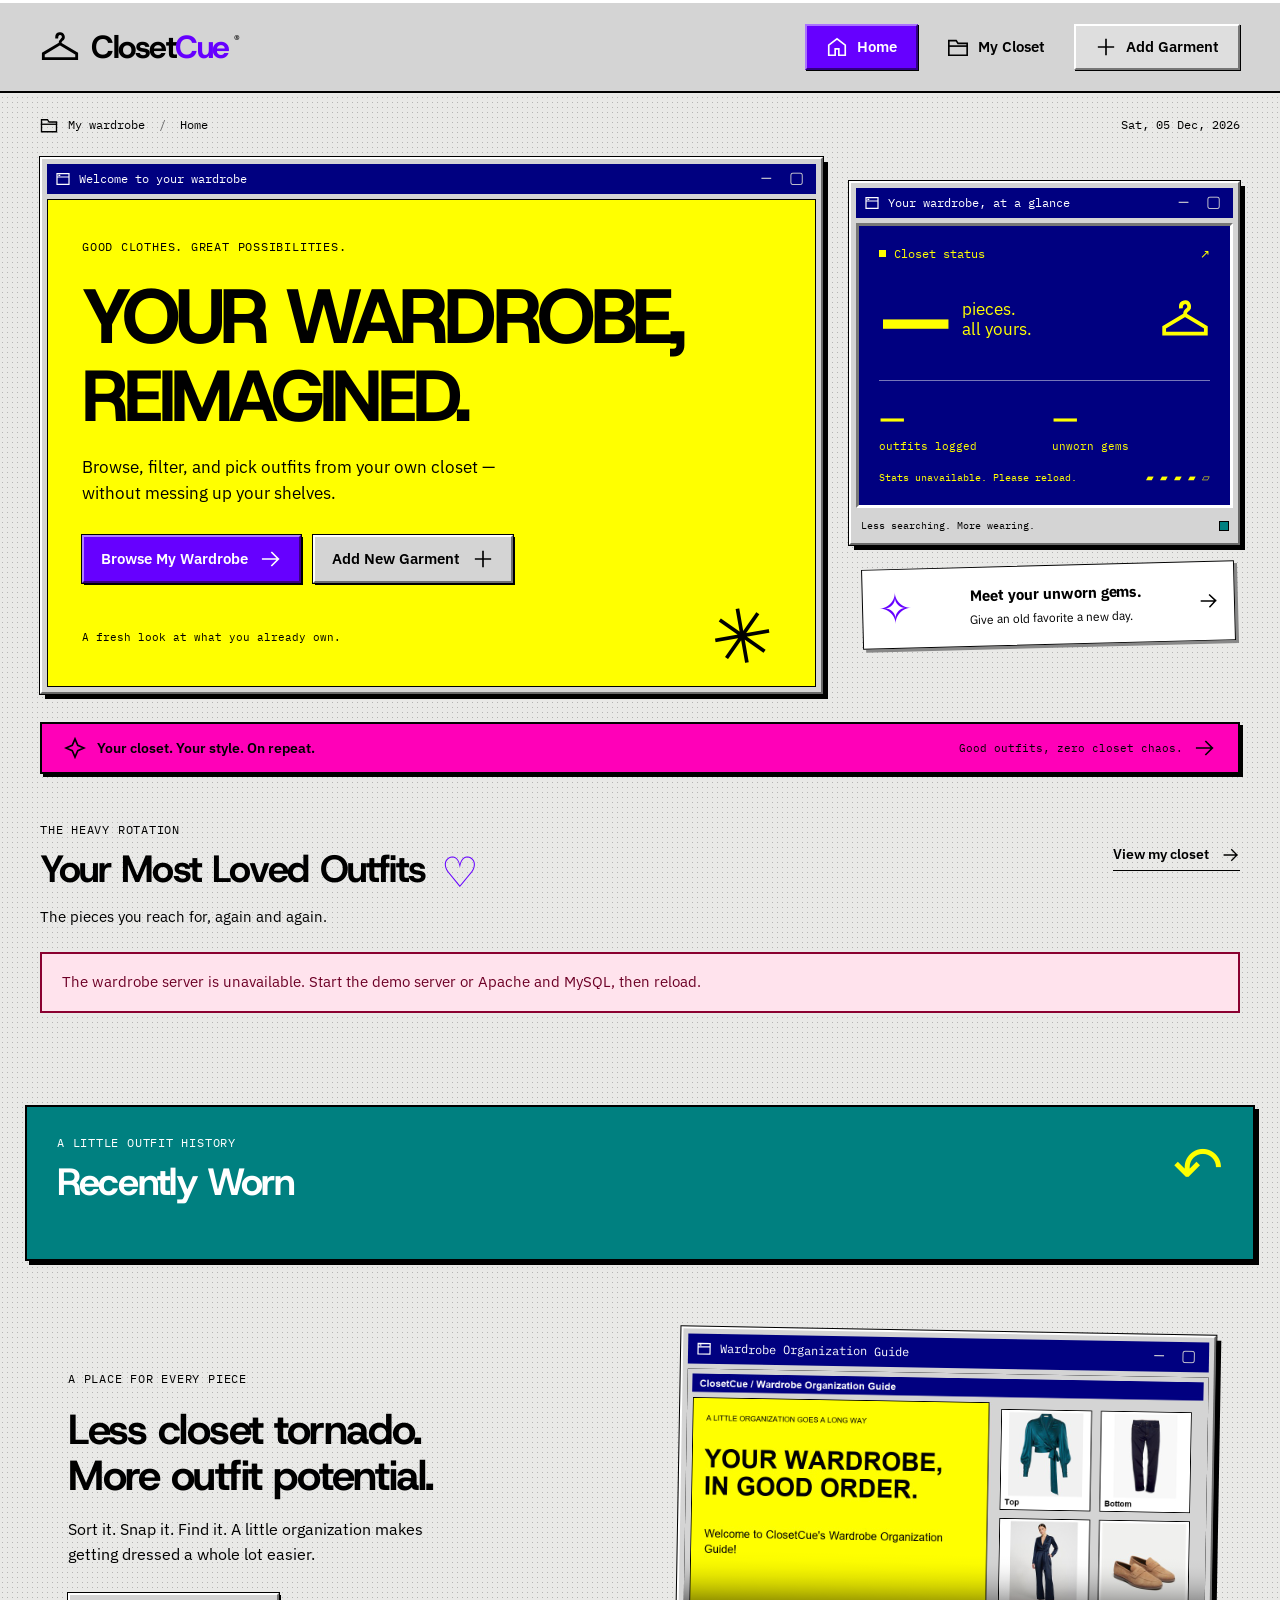
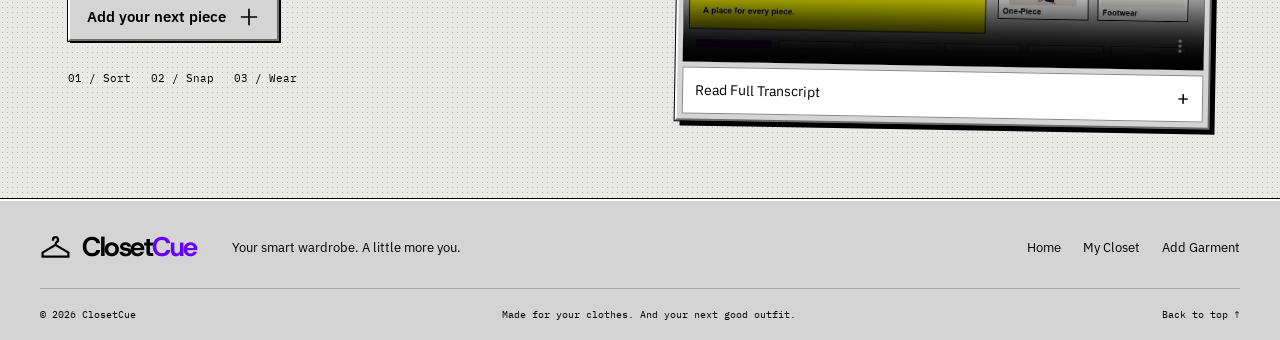
<file: index.html>
<!DOCTYPE html>
<html lang="en"><head><meta charset="UTF-8"><meta name="viewport" content="width=device-width, initial-scale=1"><meta name="theme-color" content="#008080"><meta name="description" content="Browse your own wardrobe, find matching outfits, and keep track of what you wear with ClosetCue."><title>Your Smart Wardrobe — ClosetCue</title><link rel="icon" type="image/svg+xml" href="assets/favicon.svg"><link rel="stylesheet" href="assets/bootstrap.min.css"><link rel="stylesheet" href="css/style.css"><script src="js/common.js" defer></script><script src="js/analytics.js" defer></script></head>
<body><a class="skip-link" href="#main-content">Skip to main content</a>
<header class="site-header"><nav class="shell nav-main" aria-label="Main navigation">
<a class="brand" href="index.html"><svg class="icon " aria-hidden="true"><use href="assets/icons.svg#hanger"></use></svg>Closet<span>Cue</span><span class="brand-period">®</span></a>
<div class="nav-links"><a href="index.html" aria-current="page"><svg class="icon " aria-hidden="true"><use href="assets/icons.svg#home"></use></svg><span>Home</span></a><a href="closet.html" ><svg class="icon " aria-hidden="true"><use href="assets/icons.svg#folder"></use></svg><span>My Closet</span></a><a href="add-garment.html" class="nav-add" ><svg class="icon " aria-hidden="true"><use href="assets/icons.svg#plus"></use></svg><span>Add Garment</span></a></div>
</nav></header><main id="main-content" class="shell" tabindex="-1">
<div class="desktop-path"><span><svg class="icon " aria-hidden="true"><use href="assets/icons.svg#folder"></use></svg>My wardrobe <span class="path-separator">/</span> Home</span><span class="date-label" data-today></span></div>
<div class="launch-grid">
<section class="window hero-window" aria-labelledby="hero-heading"><div class="window-bar "><span><svg class="icon " aria-hidden="true"><use href="assets/icons.svg#window"></use></svg>Welcome to your wardrobe</span><span class="window-furniture" aria-hidden="true">─ ▢</span></div>
<div class="hero-content"><span class="eyebrow">Good clothes. Great possibilities.</span><h1 id="hero-heading">Your wardrobe,<br><span>reimagined.</span></h1><p>Browse, filter, and pick outfits from your own closet — without messing up your shelves.</p><div class="hero-actions"><a class="btn btn-purple" href="closet.html">Browse My Wardrobe<svg class="icon " aria-hidden="true"><use href="assets/icons.svg#arrow"></use></svg></a><a class="btn " href="add-garment.html">Add New Garment<svg class="icon " aria-hidden="true"><use href="assets/icons.svg#plus"></use></svg></a></div><div class="hero-foot"><span class="mono">A fresh look at what you already own.</span><span class="asterisk" aria-hidden="true">✳</span></div></div></section>
<aside class="wardrobe-side"><section class="window stats-window" aria-labelledby="stats-heading"><div class="window-bar "><span><svg class="icon " aria-hidden="true"><use href="assets/icons.svg#window"></use></svg>Your wardrobe, at a glance</span><span class="window-furniture" aria-hidden="true">─ ▢</span></div><div class="monitor"><div class="monitor-header"><span class="status-dot" aria-hidden="true"></span><h2 id="stats-heading">Closet status</h2><span aria-hidden="true">↗</span></div><div class="stat-primary"><strong id="stat-total">—</strong><span>pieces.<br>all yours.</span><svg class="icon " aria-hidden="true"><use href="assets/icons.svg#hanger"></use></svg></div><div class="stat-small"><div><strong id="stat-wears">—</strong><span>outfits logged</span></div><div><strong id="stat-unworn">—</strong><span>unworn gems</span></div></div><div class="monitor-bottom"><span id="stat-utilization">Your next look is in here.</span><span aria-hidden="true">▰ ▰ ▰ ▰ ▱</span></div></div><div class="monitor-base"><span>Less searching. More wearing.</span><span class="power-light" aria-hidden="true"></span></div></section>
<a class="tip-note" href="closet.html?sort=least_worn"><span class="tip-icon" aria-hidden="true">✧</span><span><strong>Meet your unworn gems.</strong><span>Give an old favorite a new day.</span></span><svg class="icon " aria-hidden="true"><use href="assets/icons.svg#arrow"></use></svg></a></aside>
</div>
<div class="pink-strip"><span><svg class="icon " aria-hidden="true"><use href="assets/icons.svg#sparkle"></use></svg>Your closet. Your style. On repeat.</span><span>Good outfits, zero closet chaos. <svg class="icon " aria-hidden="true"><use href="assets/icons.svg#arrow"></use></svg></span></div>
<section class="collection-section" aria-labelledby="most-loved-heading"><div class="section-top"><div><div class="eyebrow">The heavy rotation</div><h2 id="most-loved-heading">Your Most Loved Outfits <span class="outline-heart" aria-hidden="true">♡</span></h2></div><a class="text-link" href="closet.html?sort=most_worn">View my closet <svg class="icon " aria-hidden="true"><use href="assets/icons.svg#arrow"></use></svg></a></div><p class="section-description">The pieces you reach for, again and again.</p><div id="dashboard-error" class="feedback error" role="alert" hidden></div><div id="most-loved-grid" class="product-grid" role="list" aria-label="Most loved outfits" aria-busy="true"></div><p id="most-loved-empty" class="empty-note" hidden>No wear history yet. Start choosing outfits!</p></section>
<section class="recent-desktop" aria-labelledby="recently-worn-heading"><div class="section-top"><div><div class="eyebrow">A little outfit history</div><h2 id="recently-worn-heading">Recently Worn</h2></div><span class="recent-symbol" aria-hidden="true">↶</span></div><div id="recently-worn-grid" class="recent-grid" role="list" aria-label="Recently worn outfits"></div><p id="recently-worn-empty" class="empty-note" hidden>No recently worn items yet. Head to your closet and pick something!</p></section>
<section class="guide-layout" aria-labelledby="guide-heading"><div class="guide-copy"><div class="eyebrow">A place for every piece</div><h2 id="guide-heading">Less closet tornado.<br>More outfit potential.</h2><p>Sort it. Snap it. Find it. A little organization makes getting dressed a whole lot easier.</p><a class="btn " href="add-garment.html">Add your next piece<svg class="icon " aria-hidden="true"><use href="assets/icons.svg#plus"></use></svg></a><div class="step-line"><span>01 / Sort</span><span>02 / Snap</span><span>03 / Wear</span></div></div><div class="window guide-window"><div class="window-bar "><span><svg class="icon " aria-hidden="true"><use href="assets/icons.svg#window"></use></svg>Wardrobe Organization Guide</span><span class="window-furniture" aria-hidden="true">─ ▢</span></div><video controls poster="media/guide-poster.jpg" preload="metadata" aria-label="Wardrobe organization guide video"><source src="media/wardrobe-guide.mp4" type="video/mp4"><track kind="captions" src="media/captions.vtt" srclang="en" label="English" default>Your browser does not support video.</video><details class="transcript"><summary>Read Full Transcript <span aria-hidden="true">+</span></summary><div><p>Welcome to ClosetCue's Wardrobe Organization Guide!</p><p><strong>Step 1:</strong> Sort your clothes by category — Tops, Bottoms, One-Pieces, and Footwear.</p><p><strong>Step 2:</strong> Within each category, group by occasion — Casual, Formal, Party, and Festive.</p><p><strong>Step 3:</strong> Note the shelf location for each group so you can find items quickly.</p><p><strong>Step 4:</strong> Add each item to ClosetCue with a photo and its shelf location.</p><p>Now you can browse, filter, and pick outfits without messing up your shelves!</p></div></details></div></section>
<noscript><p class="feedback error">Enable JavaScript to load your wardrobe and wear history.</p></noscript></main><footer class="site-footer"><div class="shell footer-inner"><a class="brand" href="index.html"><svg class="icon " aria-hidden="true"><use href="assets/icons.svg#hanger"></use></svg>Closet<span>Cue</span></a><p>Your smart wardrobe. A little more you.</p><nav aria-label="Footer navigation"><a href="index.html">Home</a><a href="closet.html">My Closet</a><a href="add-garment.html">Add Garment</a></nav></div><div class="shell footer-bottom"><span>© 2026 ClosetCue</span><span>Made for your clothes. And your next good outfit.</span><a href="#main-content">Back to top ↑</a></div></footer><div id="toast" class="app-toast" role="status" hidden></div></body></html>
</file>
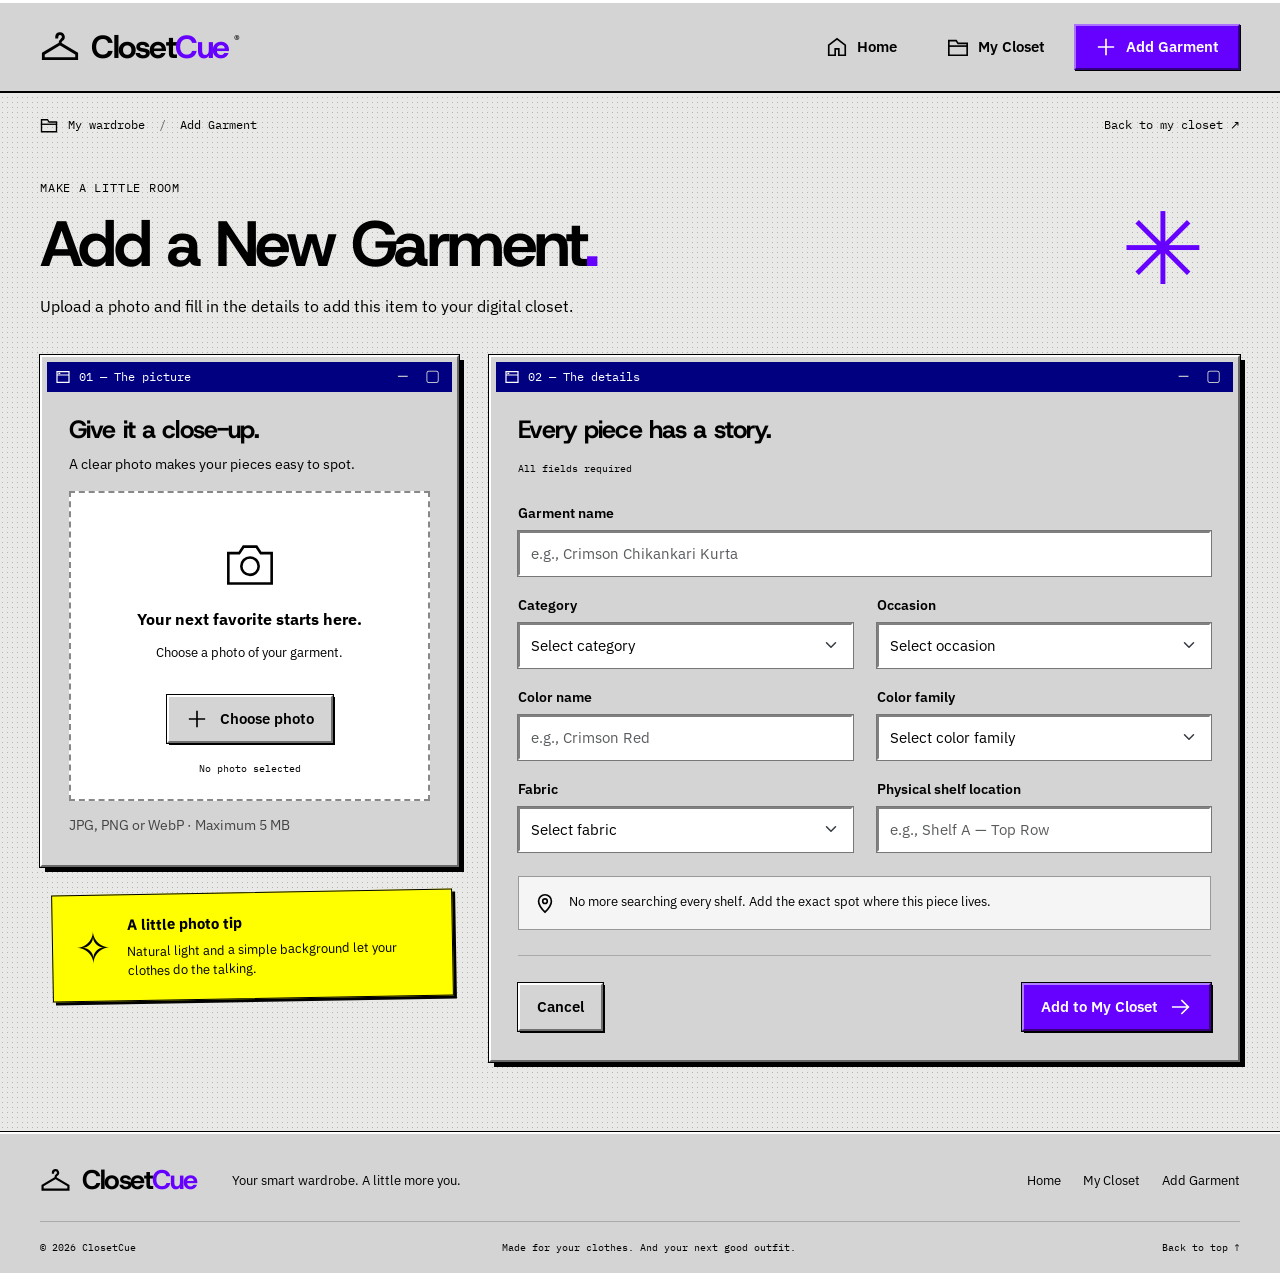
<file: add-garment.html>
<!DOCTYPE html>
<html lang="en"><head><meta charset="UTF-8"><meta name="viewport" content="width=device-width, initial-scale=1"><meta name="theme-color" content="#008080"><meta name="description" content="Browse your own wardrobe, find matching outfits, and keep track of what you wear with ClosetCue."><title>Add Garment — ClosetCue</title><link rel="icon" type="image/svg+xml" href="assets/favicon.svg"><link rel="stylesheet" href="assets/bootstrap.min.css"><link rel="stylesheet" href="css/style.css"><script src="js/common.js" defer></script><script src="js/upload.js" defer></script></head>
<body><a class="skip-link" href="#main-content">Skip to main content</a>
<header class="site-header"><nav class="shell nav-main" aria-label="Main navigation">
<a class="brand" href="index.html"><svg class="icon " aria-hidden="true"><use href="assets/icons.svg#hanger"></use></svg>Closet<span>Cue</span><span class="brand-period">®</span></a>
<div class="nav-links"><a href="index.html" ><svg class="icon " aria-hidden="true"><use href="assets/icons.svg#home"></use></svg><span>Home</span></a><a href="closet.html" ><svg class="icon " aria-hidden="true"><use href="assets/icons.svg#folder"></use></svg><span>My Closet</span></a><a href="add-garment.html" class="nav-add" aria-current="page"><svg class="icon " aria-hidden="true"><use href="assets/icons.svg#plus"></use></svg><span>Add Garment</span></a></div>
</nav></header><main id="main-content" class="shell" tabindex="-1">
<div class="desktop-path"><span><svg class="icon " aria-hidden="true"><use href="assets/icons.svg#folder"></use></svg>My wardrobe <span class="path-separator">/</span> Add Garment</span><a href="closet.html">Back to my closet ↗</a></div>
<section class="page-heading"><div><div class="eyebrow">Make a little room</div><h1>Add a New Garment<span class="purple-dot">.</span></h1><p>Upload a photo and fill in the details to add this item to your digital closet.</p></div><span class="heading-spark" aria-hidden="true">✳</span></section>
<form id="add-garment-form" enctype="multipart/form-data" novalidate><div id="error-container" class="feedback error" role="alert" tabindex="-1" hidden></div><div id="success-container" class="feedback success" role="status" hidden></div><div class="upload-layout">
<div><section class="window photo-window" aria-labelledby="photo-heading"><div class="window-bar "><span><svg class="icon " aria-hidden="true"><use href="assets/icons.svg#window"></use></svg>01 — The picture</span><span class="window-furniture" aria-hidden="true">─ ▢</span></div><div class="photo-body"><h2 id="photo-heading">Give it a close-up.</h2><p>A clear photo makes your pieces easy to spot.</p><div class="upload-well"><div id="photo-placeholder"><svg class="icon " aria-hidden="true"><use href="assets/icons.svg#camera"></use></svg><strong>Your next favorite starts here.</strong><span>Choose a photo of your garment.</span></div><div id="image-preview" hidden><img id="preview-img" alt="Preview of your selected garment"></div><label for="garment_photo" class="btn"><svg class="icon " aria-hidden="true"><use href="assets/icons.svg#plus"></use></svg>Choose photo</label><input type="file" id="garment_photo" name="garment_photo" accept="image/jpeg,image/png,image/webp" required aria-describedby="photo-help file-name"><p id="file-name" class="mono">No photo selected</p></div><p id="photo-help" class="form-help">JPG, PNG or WebP · Maximum 5 MB</p></div></section><div class="upload-tip"><span aria-hidden="true">✧</span><p><strong>A little photo tip</strong>Natural light and a simple background let your clothes do the talking.</p></div></div>
<section class="window metadata-window" aria-labelledby="details-heading"><div class="window-bar "><span><svg class="icon " aria-hidden="true"><use href="assets/icons.svg#window"></use></svg>02 — The details</span><span class="window-furniture" aria-hidden="true">─ ▢</span></div><div class="metadata-body"><div class="form-heading"><h2 id="details-heading">Every piece has a story.</h2><span class="mono">All fields required</span></div><div class="field"><label for="garment_name">Garment name</label><input class="form-control" type="text" id="garment_name" name="garment_name" maxlength="100" placeholder="e.g., Crimson Chikankari Kurta" required></div><div class="form-grid"><div class="field"><label for="category">Category</label><select id="category" name="category" class="form-select" required><option value="">Select category</option><option value="Top">Top</option><option value="Bottom">Bottom</option><option value="One-Piece">One-Piece</option><option value="Footwear">Footwear</option></select></div><div class="field"><label for="occasion">Occasion</label><select id="occasion" name="occasion" class="form-select" required><option value="">Select occasion</option><option value="Casual">Casual</option><option value="Party">Party</option><option value="Summery">Summery</option><option value="Festive">Festive</option><option value="Formal">Formal</option><option value="Sporty">Sporty</option></select></div><div class="field"><label for="color_name">Color name</label><input class="form-control" id="color_name" name="color_name" maxlength="50" placeholder="e.g., Crimson Red" required></div><div class="field"><label for="color_family">Color family</label><select id="color_family" name="color_family" class="form-select" required><option value="">Select color family</option><option value="Neutral">Neutral</option><option value="Warm">Warm</option><option value="Cool">Cool</option></select></div><div class="field"><label for="fabric">Fabric</label><select id="fabric" name="fabric" class="form-select" required><option value="">Select fabric</option><option value="Cotton">Cotton</option><option value="Linen">Linen</option><option value="Satin">Satin</option><option value="Denim">Denim</option><option value="Polyester">Polyester</option><option value="Silk">Silk</option><option value="Wool">Wool</option><option value="Georgette">Georgette</option><option value="Twill">Twill</option><option value="Suede">Suede</option><option value="Leather">Leather</option><option value="Polyester Blend">Polyester Blend</option></select></div><div class="field"><label for="shelf_location">Physical shelf location</label><input class="form-control" id="shelf_location" name="shelf_location" maxlength="100" placeholder="e.g., Shelf A — Top Row" required></div></div><div class="shelf-tip"><svg class="icon " aria-hidden="true"><use href="assets/icons.svg#pin"></use></svg><p>No more searching every shelf. Add the exact spot where this piece lives.</p></div><div class="form-actions"><a href="closet.html" class="btn">Cancel</a><button class="btn btn-purple" type="submit">Add to My Closet <svg class="icon " aria-hidden="true"><use href="assets/icons.svg#arrow"></use></svg></button></div></div></section></div></form></main><footer class="site-footer"><div class="shell footer-inner"><a class="brand" href="index.html"><svg class="icon " aria-hidden="true"><use href="assets/icons.svg#hanger"></use></svg>Closet<span>Cue</span></a><p>Your smart wardrobe. A little more you.</p><nav aria-label="Footer navigation"><a href="index.html">Home</a><a href="closet.html">My Closet</a><a href="add-garment.html">Add Garment</a></nav></div><div class="shell footer-bottom"><span>© 2026 ClosetCue</span><span>Made for your clothes. And your next good outfit.</span><a href="#main-content">Back to top ↑</a></div></footer><div id="toast" class="app-toast" role="status" hidden></div></body></html>
</file>
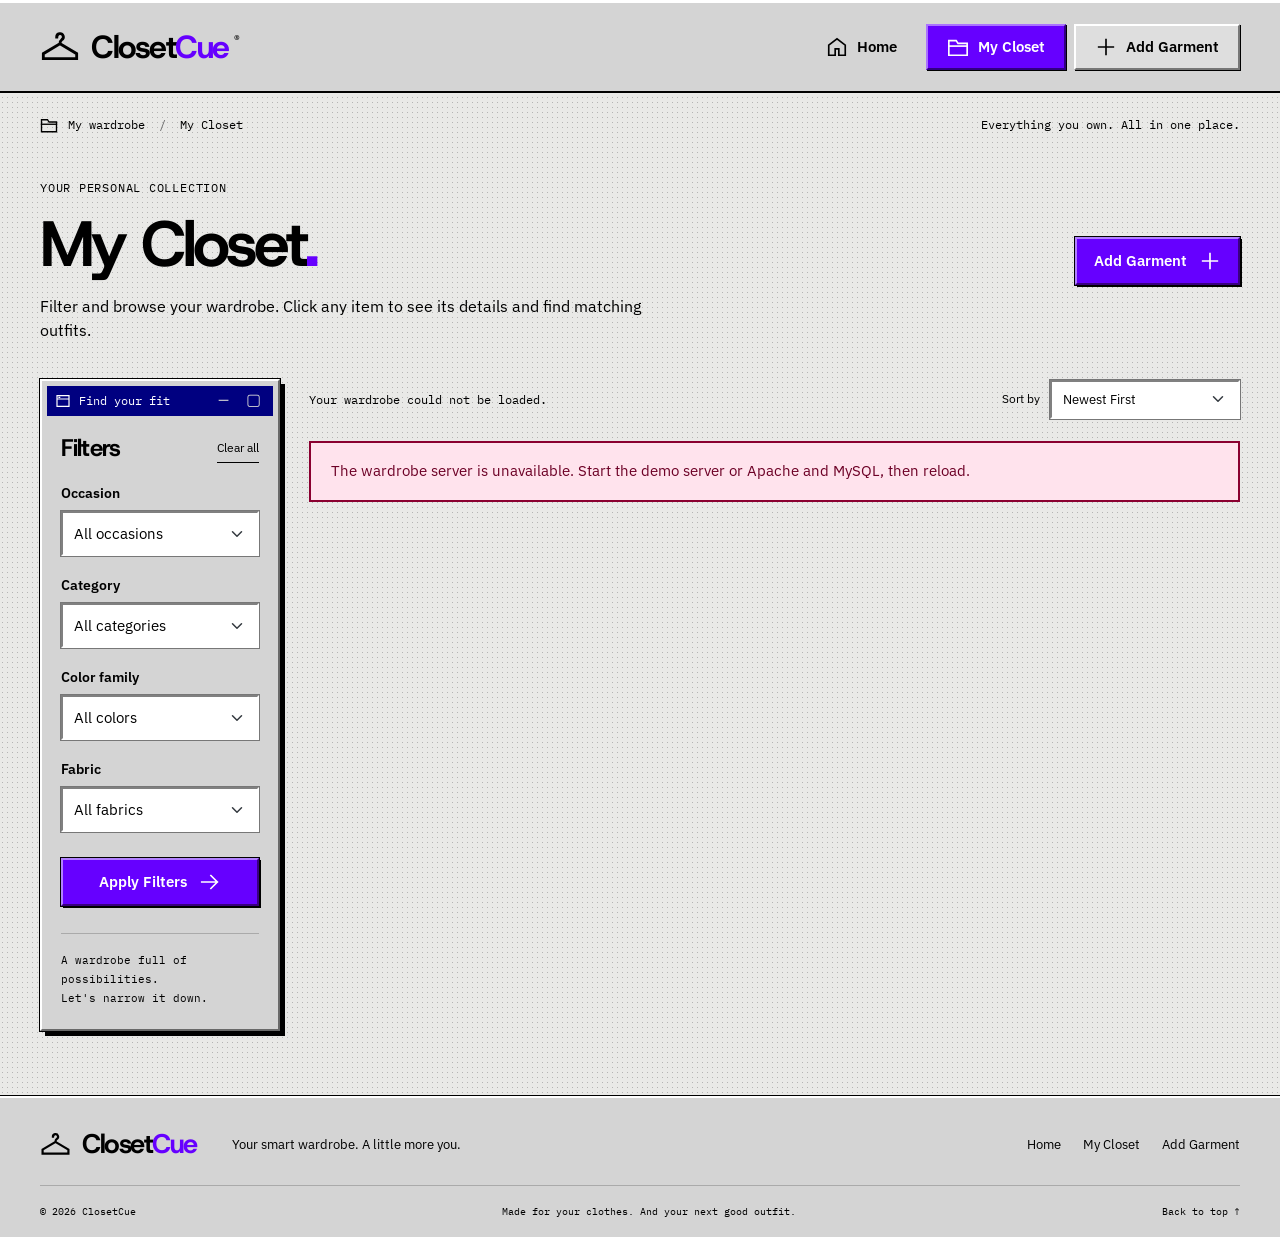
<file: closet.html>
<!DOCTYPE html>
<html lang="en"><head><meta charset="UTF-8"><meta name="viewport" content="width=device-width, initial-scale=1"><meta name="theme-color" content="#008080"><meta name="description" content="Browse your own wardrobe, find matching outfits, and keep track of what you wear with ClosetCue."><title>My Closet — ClosetCue</title><link rel="icon" type="image/svg+xml" href="assets/favicon.svg"><link rel="stylesheet" href="assets/bootstrap.min.css"><link rel="stylesheet" href="css/style.css"><script src="js/common.js" defer></script><script src="js/closet.js" defer></script></head>
<body><a class="skip-link" href="#main-content">Skip to main content</a>
<header class="site-header"><nav class="shell nav-main" aria-label="Main navigation">
<a class="brand" href="index.html"><svg class="icon " aria-hidden="true"><use href="assets/icons.svg#hanger"></use></svg>Closet<span>Cue</span><span class="brand-period">®</span></a>
<div class="nav-links"><a href="index.html" ><svg class="icon " aria-hidden="true"><use href="assets/icons.svg#home"></use></svg><span>Home</span></a><a href="closet.html" aria-current="page"><svg class="icon " aria-hidden="true"><use href="assets/icons.svg#folder"></use></svg><span>My Closet</span></a><a href="add-garment.html" class="nav-add" ><svg class="icon " aria-hidden="true"><use href="assets/icons.svg#plus"></use></svg><span>Add Garment</span></a></div>
</nav></header><main id="main-content" class="shell" tabindex="-1">
<div class="desktop-path"><span><svg class="icon " aria-hidden="true"><use href="assets/icons.svg#folder"></use></svg>My wardrobe <span class="path-separator">/</span> My Closet</span><span class="mono">Everything you own. All in one place.</span></div>
<section class="page-heading"><div><div class="eyebrow">Your personal collection</div><h1>My Closet<span class="purple-dot">.</span></h1><p>Filter and browse your wardrobe. Click any item to see its details and find matching outfits.</p></div><a class="btn btn-purple" href="add-garment.html">Add Garment<svg class="icon " aria-hidden="true"><use href="assets/icons.svg#plus"></use></svg></a></section>
<div class="closet-layout"><aside class="window filter-window"><div class="window-bar "><span><svg class="icon " aria-hidden="true"><use href="assets/icons.svg#window"></use></svg>Find your fit</span><span class="window-furniture" aria-hidden="true">─ ▢</span></div><form id="filter-form"><div class="filter-title"><h2>Filters</h2><button type="button" id="clear-filters" class="link-button">Clear all</button></div><div class="field"><label for="filter-occasion">Occasion</label><select id="filter-occasion" name="occasion" class="form-select"><option value="">All occasions</option><option value="Casual">Casual</option><option value="Party">Party</option><option value="Summery">Summery</option><option value="Festive">Festive</option><option value="Formal">Formal</option><option value="Sporty">Sporty</option></select></div><div class="field"><label for="filter-category">Category</label><select id="filter-category" name="category" class="form-select"><option value="">All categories</option><option value="Top">Top</option><option value="Bottom">Bottom</option><option value="One-Piece">One-Piece</option><option value="Footwear">Footwear</option></select></div><div class="field"><label for="filter-color">Color family</label><select id="filter-color" name="color_family" class="form-select"><option value="">All colors</option><option value="Neutral">Neutral</option><option value="Warm">Warm</option><option value="Cool">Cool</option></select></div><div class="field"><label for="filter-fabric">Fabric</label><select id="filter-fabric" name="fabric" class="form-select"><option value="">All fabrics</option><option value="Cotton">Cotton</option><option value="Linen">Linen</option><option value="Satin">Satin</option><option value="Denim">Denim</option><option value="Polyester">Polyester</option><option value="Silk">Silk</option><option value="Wool">Wool</option><option value="Georgette">Georgette</option><option value="Twill">Twill</option><option value="Suede">Suede</option><option value="Leather">Leather</option><option value="Polyester Blend">Polyester Blend</option></select></div><button type="submit" class="btn btn-purple">Apply Filters <svg class="icon " aria-hidden="true"><use href="assets/icons.svg#arrow"></use></svg></button><p class="filter-hint">A wardrobe full of possibilities.<br>Let's narrow it down.</p></form></aside>
<section class="closet-results" aria-label="Wardrobe results"><div class="results-toolbar"><p id="results-count" role="status" aria-live="polite">Loading your wardrobe…</p><div><label for="filter-sort">Sort by</label><select id="filter-sort" name="sort" form="filter-form" class="form-select"><option value="newest">Newest First</option><option value="least_worn">Least Recently Worn</option><option value="most_worn">Most Worn</option></select></div></div><div id="closet-error" class="feedback error" role="alert" hidden></div><div id="closet-grid" class="product-grid closet-grid" role="list" aria-label="Garments" aria-busy="true"></div><div id="empty-state" class="window empty-state" hidden><span aria-hidden="true">⌕</span><h2>No Items Found</h2><p>No items match your filters. Try adjusting your criteria or add new garments!</p><a class="btn " href="add-garment.html">Add a garment<svg class="icon " aria-hidden="true"><use href="assets/icons.svg#plus"></use></svg></a></div></section></div></main><footer class="site-footer"><div class="shell footer-inner"><a class="brand" href="index.html"><svg class="icon " aria-hidden="true"><use href="assets/icons.svg#hanger"></use></svg>Closet<span>Cue</span></a><p>Your smart wardrobe. A little more you.</p><nav aria-label="Footer navigation"><a href="index.html">Home</a><a href="closet.html">My Closet</a><a href="add-garment.html">Add Garment</a></nav></div><div class="shell footer-bottom"><span>© 2026 ClosetCue</span><span>Made for your clothes. And your next good outfit.</span><a href="#main-content">Back to top ↑</a></div></footer><div id="toast" class="app-toast" role="status" hidden></div></body></html>
</file>
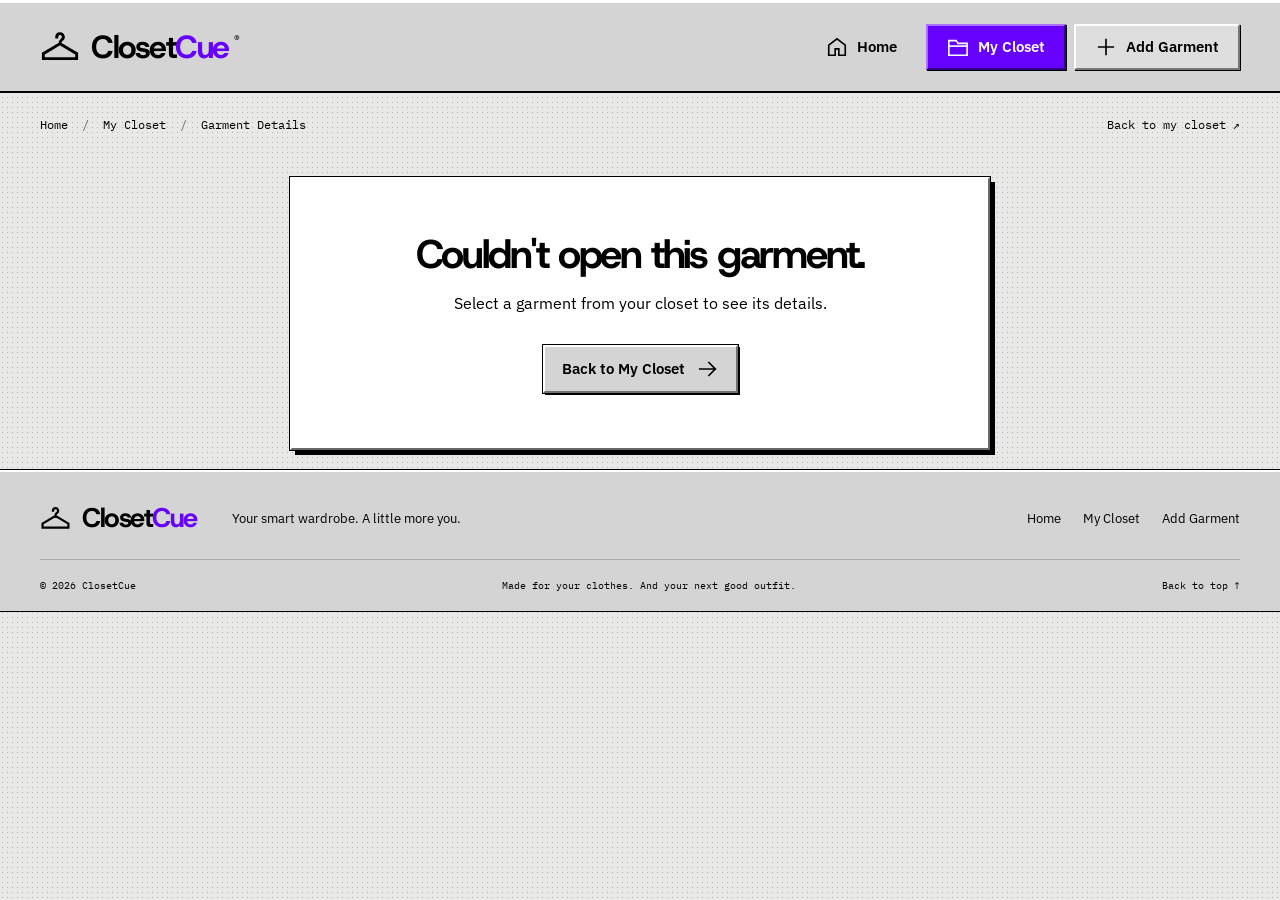
<file: item-details.html>
<!DOCTYPE html>
<html lang="en"><head><meta charset="UTF-8"><meta name="viewport" content="width=device-width, initial-scale=1"><meta name="theme-color" content="#008080"><meta name="description" content="Browse your own wardrobe, find matching outfits, and keep track of what you wear with ClosetCue."><title>Garment Details — ClosetCue</title><link rel="icon" type="image/svg+xml" href="assets/favicon.svg"><link rel="stylesheet" href="assets/bootstrap.min.css"><link rel="stylesheet" href="css/style.css"><script src="js/common.js" defer></script><script src="js/item-details.js" defer></script></head>
<body><a class="skip-link" href="#main-content">Skip to main content</a>
<header class="site-header"><nav class="shell nav-main" aria-label="Main navigation">
<a class="brand" href="index.html"><svg class="icon " aria-hidden="true"><use href="assets/icons.svg#hanger"></use></svg>Closet<span>Cue</span><span class="brand-period">®</span></a>
<div class="nav-links"><a href="index.html" ><svg class="icon " aria-hidden="true"><use href="assets/icons.svg#home"></use></svg><span>Home</span></a><a href="closet.html" aria-current="page"><svg class="icon " aria-hidden="true"><use href="assets/icons.svg#folder"></use></svg><span>My Closet</span></a><a href="add-garment.html" class="nav-add" ><svg class="icon " aria-hidden="true"><use href="assets/icons.svg#plus"></use></svg><span>Add Garment</span></a></div>
</nav></header><main id="main-content" class="shell" tabindex="-1">
<nav class="desktop-path" aria-label="Breadcrumb"><span><a href="index.html">Home</a><span class="path-separator">/</span><a href="closet.html">My Closet</a><span class="path-separator">/</span><span id="breadcrumb-name">Garment Details</span></span><a href="closet.html">Back to my closet ↗</a></nav>
<p id="loading-state" class="feedback" role="status">Opening your garment…</p><div id="error-state" class="window empty-state" role="alert" hidden><h1>Couldn't open this garment.</h1><p></p><a class="btn " href="closet.html">Back to My Closet<svg class="icon " aria-hidden="true"><use href="assets/icons.svg#arrow"></use></svg></a></div>
<section id="detail-container" class="detail-layout" hidden><div class="window detail-photo-window"><div class="window-bar "><span><svg class="icon " aria-hidden="true"><use href="assets/icons.svg#window"></use></svg>A closer look</span><span class="window-furniture" aria-hidden="true">─ ▢</span></div><div class="detail-image-well"><img id="detail-img" alt="" width="600" height="750"></div><div class="photo-footer"><span>Your wardrobe, rediscovered.</span><svg class="icon " aria-hidden="true"><use href="assets/icons.svg#sparkle"></use></svg></div></div><div class="detail-info"><div class="eyebrow">Already yours. Ready to wear.</div><h1 id="detail-name"></h1><dl class="garment-meta"><div><dt>Category</dt><dd id="detail-category"></dd></div><div><dt>Color</dt><dd id="detail-color"></dd></div><div><dt>Fabric</dt><dd id="detail-fabric"></dd></div><div><dt>Occasion</dt><dd id="detail-occasion"></dd></div></dl><div class="shelf-location"><svg class="icon " aria-hidden="true"><use href="assets/icons.svg#pin"></use></svg><div><span>Grab it from</span><strong id="detail-shelf"></strong></div></div><div class="wear-stats"><div><strong id="times-worn">0</strong><span>Times worn</span></div><div><strong id="last-worn">Never</strong><span>Last worn</span></div></div><div class="field"><label for="event-note">What's the occasion? <span class="optional">(optional)</span></label><input id="event-note" class="form-control" type="text" maxlength="100" placeholder="e.g., Friday dinner or just a good day"></div><button id="btn-choose-today" class="btn btn-purple choose-btn"><svg class="icon " aria-hidden="true"><use href="assets/icons.svg#sparkle"></use></svg>Choose for Today <svg class="icon " aria-hidden="true"><use href="assets/icons.svg#arrow"></use></svg></button><p class="form-help">One click adds this piece to your wear history.</p><div id="wear-confirmation" class="feedback success" role="status" hidden></div><div class="delete-action"><button id="btn-delete-garment" class="btn btn-delete" type="button">Delete garment</button></div></div></section>
<dialog id="delete-dialog" class="window delete-dialog" aria-labelledby="delete-heading" aria-describedby="delete-garment-name delete-description"><div class="window-bar "><span><svg class="icon " aria-hidden="true"><use href="assets/icons.svg#window"></use></svg>Remove from your wardrobe</span><span class="window-furniture" aria-hidden="true">─ ▢</span></div><div class="delete-dialog-body"><h2 id="delete-heading">Delete this garment?</h2><p id="delete-garment-name" class="delete-item-name"></p><p id="delete-description">This permanently removes the garment and all its wear history from your wardrobe. This cannot be undone.</p><div id="delete-error" class="feedback error" role="alert" hidden></div><div class="delete-dialog-actions"><button id="cancel-delete" class="btn" type="button" autofocus>Keep garment</button><button id="confirm-delete" class="btn btn-danger" type="button">Delete garment</button></div></div></dialog>
<section id="recommendations-section" class="collection-section recommendation-section" aria-labelledby="recommendations-heading" hidden><div class="section-top"><div><div class="eyebrow">Better together</div><h2 id="recommendations-heading">Complete the Look <span aria-hidden="true">✧</span></h2></div><a class="text-link" href="closet.html">Explore my closet <svg class="icon " aria-hidden="true"><use href="assets/icons.svg#arrow"></use></svg></a></div><p class="section-description">A few good matches, straight from your own wardrobe.</p><div id="recommendations-grid" class="product-grid" role="list" aria-label="Recommended garments"></div><p id="no-recommendations" class="empty-note" hidden>No matching pieces yet. <a href="add-garment.html">Add a few more garments</a> to complete the look.</p></section></main><footer class="site-footer"><div class="shell footer-inner"><a class="brand" href="index.html"><svg class="icon " aria-hidden="true"><use href="assets/icons.svg#hanger"></use></svg>Closet<span>Cue</span></a><p>Your smart wardrobe. A little more you.</p><nav aria-label="Footer navigation"><a href="index.html">Home</a><a href="closet.html">My Closet</a><a href="add-garment.html">Add Garment</a></nav></div><div class="shell footer-bottom"><span>© 2026 ClosetCue</span><span>Made for your clothes. And your next good outfit.</span><a href="#main-content">Back to top ↑</a></div></footer><div id="toast" class="app-toast" role="status" hidden></div></body></html>
</file>
<file: css/style.css>
@font-face{font-family:"Retro Display";src:url('../assets/fonts/host-grotesk.woff2') format('woff2');font-weight:300 800;font-display:swap}
@font-face{font-family:"Retro Interface";src:url('../assets/fonts/ibm-plex-sans.woff2') format('woff2');font-weight:100 700;font-display:swap}
@font-face{font-family:"Retro Mono";src:url('../assets/fonts/ibm-plex-mono.woff2') format('woff2');font-weight:400;font-display:swap}
:root{--dp-color-window:#d4d4d4;--dp-color-ink:#000;--dp-color-bevel-dark:#808080;--dp-color-bevel-light:#fff;--dp-color-accent:#6600ff;--dp-color-highlight:#ffff00;--dp-color-link-hover:#0000ff;--dp-color-desktop:#008080;--dp-color-emphasis:#ff00b8;--dp-color-titlebar:#000080;--dp-typography-interface:"Retro Interface",Arial,sans-serif;--dp-typography-display:"Retro Display",Arial,sans-serif;--dp-typography-mono:"Retro Mono",monospace;--dp-typography-body:16px;--dp-typography-supporting:15px;--dp-typography-label:12px;--dp-typography-body-leading:1.4;--dp-spacing-pane-inset:5px;--dp-spacing-item-gap:10px;--dp-radius-control:0;--dp-border-frame:2px;--dp-border-rule:1px;--dp-motion-ticker-cycle:1s}
*{box-sizing:border-box}html{scroll-behavior:smooth;scroll-padding-top:20px}body{margin:0;background-color:#e9e9e7;background-image:radial-gradient(#b4b4b4 .65px,transparent .65px);background-size:5px 5px;font:var(--dp-typography-body)/1.5 var(--dp-typography-interface);color:#000}h1,h2,h3,p{margin-top:0}h1,h2,h3{font-family:var(--dp-typography-display);font-weight:700;color:#000}h1{line-height:1.02;letter-spacing:-.055em}h2{line-height:1.1;letter-spacing:-.035em}a{color:inherit}a:hover{color:var(--dp-color-link-hover)}button,input,select{font:inherit}button,a{-webkit-tap-highlight-color:transparent}img{display:block;max-width:100%}button:disabled{cursor:wait;opacity:.65}a:focus-visible,button:focus-visible,summary:focus-visible,input:focus-visible,select:focus-visible,video:focus-visible,[tabindex="-1"]:focus-visible{outline:3px solid #6600ff;outline-offset:4px;box-shadow:0 0 0 2px white}[hidden]{display:none!important}.icon{width:22px;height:22px;flex:none;fill:none;stroke:currentColor;stroke-width:1.8;stroke-linecap:square;stroke-linejoin:miter;vertical-align:middle}.shell{width:min(1280px,calc(100% - 80px));margin-inline:auto}.mono,.eyebrow,.desktop-path,.window-bar,.badge,.photo-footer,.monitor-bottom,.monitor-base,.footer-bottom{font-family:var(--dp-typography-mono)}.eyebrow{font-size:12px;letter-spacing:.065em;text-transform:uppercase;margin-bottom:14px}.skip-link{position:fixed;top:-80px;left:12px;z-index:10;background:#fff;padding:14px;border:2px solid #000}.skip-link:focus{top:12px}.site-header{background:#d4d4d4;border-top:3px solid white;border-bottom:2px solid #000}.nav-main{min-height:88px;display:flex;justify-content:space-between;align-items:center;gap:25px}.brand{display:inline-flex;align-items:center;text-decoration:none;font:700 32px/1 var(--dp-typography-display);letter-spacing:-1.5px;color:#000}.brand>.icon{width:40px;height:40px;margin-right:11px;stroke-width:1.7}.brand>span:not(.brand-period){color:#6600ff}.brand-period{font:12px var(--dp-typography-interface);align-self:flex-start;margin:4px 0 0 5px;letter-spacing:0}.nav-links{display:flex;gap:8px}.nav-links a{min-height:44px;padding:10px 19px;display:flex;gap:9px;align-items:center;text-decoration:none;font-size:15px;font-weight:600;border:2px solid transparent}.nav-links a[aria-current],.nav-links .nav-add{border-color:white #777 #777 white;box-shadow:1px 1px #000;background:#dedede}.nav-links a[aria-current]{background:#6600ff;color:#fff;border-color:#aa72ff #310082 #310082 #aa72ff}.nav-links a:hover{background:#ffff00;color:#000}.desktop-path{display:flex;justify-content:space-between;align-items:center;gap:20px;min-height:64px;font-size:12px}.desktop-path>span:first-child{display:flex;gap:10px;align-items:center;flex-wrap:wrap}.desktop-path .icon{width:18px;height:18px}.desktop-path a{text-decoration:none}.path-separator{color:#666;margin-inline:4px}.launch-grid{display:grid;grid-template-columns:8fr 4fr;gap:26px;align-items:start}.window{padding:5px;background:#d4d4d4;border:2px solid;border-color:white #696969 #696969 white;outline:1px solid #000;box-shadow:5px 5px 0 #000;min-width:0}.window-bar{display:flex;align-items:center;justify-content:space-between;background:#000080;color:#fff;min-height:30px;font-size:12px;padding:4px 8px;gap:8px}.window-bar>span:first-child{display:flex;align-items:center;gap:8px}.window-bar .icon{width:16px;height:16px}.window-furniture{font:16px/1 monospace;letter-spacing:4px;white-space:nowrap;color:#d4d4d4}.hero-content{background:#ffff00;padding:33px 34px 15px;border:1px solid #000;margin-top:5px;overflow:hidden;position:relative}.hero-content h1{font-size:clamp(62px,6vw,88px);font-weight:800;text-transform:uppercase;margin:20px 0;position:relative;z-index:1}.hero-content h1 span{font-size:.94em}.hero-content>p{font-size:17px;max-width:465px;line-height:1.55;margin-bottom:28px}.hero-actions{display:flex;gap:12px;flex-wrap:wrap}.btn{display:inline-flex;align-items:center;justify-content:center;gap:12px;min-height:46px;padding:11px 17px;border:2px solid;border-color:#fff #707070 #707070 #fff;outline:1px solid #000;border-radius:0!important;background:#d4d4d4;color:#000;text-decoration:none;font-size:15px;line-height:1.35;font-weight:600;box-shadow:2px 2px 0 #000;transition:none;cursor:pointer}.btn:hover{background:#fff;color:#000;border-color:#fff #707070 #707070 #fff}.btn:active{transform:translate(2px,2px);box-shadow:none;border-color:#707070 #fff #fff #707070}.btn-purple{background:#6600ff;color:#fff;border-color:#b180ff #390080 #390080 #b180ff}.btn-purple:hover{background:#4f00c5;color:#fff;border-color:#b180ff #390080 #390080 #b180ff}.hero-foot{display:flex;justify-content:space-between;align-items:center;margin-top:21px;min-height:53px}.hero-foot .mono{font-size:11px;max-width:310px}.asterisk{font-size:75px;line-height:.9;font-family:Arial;transform:rotate(-10deg);margin-right:7px}.wardrobe-side{padding-top:24px;display:grid;gap:20px}.monitor{margin-top:5px;background:#000080;color:#ffff00;border:3px solid;border-color:#777 white white #777;padding:20px}.monitor-header{display:flex;gap:8px;align-items:center;font:12px var(--dp-typography-mono)}.monitor-header h2{font:inherit;color:inherit;letter-spacing:0;margin:0}.monitor-header>span:last-child{margin-left:auto}.status-dot{width:7px;height:7px;background:#ffff00}.stat-primary{display:flex;align-items:center;gap:15px;padding:15px 0 18px;border-bottom:1px solid #7676b9}.stat-primary strong{font:700 86px/1 var(--dp-typography-display);letter-spacing:-6px}.stat-primary>span{font-size:17px;line-height:1.2}.stat-primary .icon{width:50px;height:50px;margin-left:auto}.stat-small{display:grid;grid-template-columns:1fr 1fr;padding:17px 0;gap:15px}.stat-small>div{display:flex;flex-direction:column}.stat-small strong{font:600 31px var(--dp-typography-display)}.stat-small span{font:11px var(--dp-typography-mono)}.monitor-bottom{font-size:10px;display:flex;justify-content:space-between;gap:8px;flex-wrap:wrap}.monitor-base{padding:10px 5px 5px;display:flex;align-items:center;justify-content:space-between;font-size:10px}.power-light{width:8px;height:8px;background:#008080;outline:1px solid #000}.tip-note{display:flex;align-items:center;gap:13px;justify-content:space-between;background:#fff;padding:17px 15px;border:1px solid #000;box-shadow:3px 3px #888;text-decoration:none;margin:0 5px 0 13px;transform:rotate(-1.5deg)}.tip-note strong{font-size:15px;display:block}.tip-note>span>span{display:block;font-size:12px;margin-top:3px}.tip-icon{color:#6600ff;font-size:42px;line-height:1}.tip-note>.icon{width:20px}.pink-strip{background:#ff00b8;border:2px solid #000;display:flex;justify-content:space-between;align-items:center;gap:16px;padding:13px 22px;margin:28px 0 0;box-shadow:3px 3px #000;font-size:14px;font-weight:600}.pink-strip>span{display:flex;gap:11px;align-items:center}.pink-strip>span:last-child{font:11px var(--dp-typography-mono)}.collection-section{padding:47px 0 45px}.section-top{display:flex;align-items:center;justify-content:space-between;gap:20px}.section-top .eyebrow{margin-bottom:9px}.section-top h2{font-size:38px;margin-bottom:0}.outline-heart{font:42px/1 Arial;color:#6600ff;vertical-align:middle;margin-left:5px}.text-link{display:inline-flex;align-items:center;gap:13px;text-decoration:none;font-size:14px;font-weight:600;white-space:nowrap;border-bottom:1px solid #000;padding-bottom:4px}.text-link .icon{width:18px}.section-description{font-size:15px;margin:12px 0 24px}.product-grid{display:grid;grid-template-columns:repeat(4,minmax(0,1fr));gap:20px;min-height:20px}.product-card{background:#d4d4d4;padding:5px;border:2px solid;border-color:white #777 #777 white;outline:1px solid #000;box-shadow:3px 3px #000;min-width:0}.product-card>a{display:block;text-decoration:none;color:#000;height:100%}.product-card:hover{box-shadow:5px 5px #6600ff;outline-color:#6600ff}.product-photo{position:relative;border:1px solid #888;background:#f6f5f1;aspect-ratio:1/1.13;overflow:hidden}.product-photo img{width:100%;height:100%;object-fit:contain;background:#f9f8f5}.image-fallback{display:grid;place-items:center;min-height:220px;background:#eee;color:#444;font-size:14px}.product-index{position:absolute;top:8px;left:8px;font:10px var(--dp-typography-mono);background:#fff;padding:3px 6px;border:1px solid #000}.product-photo .badge{position:absolute;bottom:10px;left:10px;max-width:calc(100% - 20px)}.badge{color:#000;border:1px solid #000;background:#ffff00;box-shadow:2px 2px #000;border-radius:0;font-size:10px;font-weight:400;line-height:1.3;padding:6px 8px;white-space:normal;text-align:left}.badge-recent{background:#fff}.badge-unworn{background:#ff00b8}.product-card-body{padding:15px 9px 10px}.product-card-title{font-size:18px;line-height:1.2;margin:0 0 7px;letter-spacing:-.025em;min-height:44px}.product-card-tags{font-size:12px;color:#363636;display:flex;gap:6px;flex-wrap:wrap}.product-card-tags span+span:before{content:'·';margin-right:6px}.card-bottom{display:flex;align-items:center;justify-content:space-between;font:10px var(--dp-typography-mono);border-top:1px solid #aaa;padding-top:11px;margin-top:13px}.card-bottom .icon{width:16px;height:16px}.recent-desktop{margin:5px -15px 0;background:#008080;border:2px solid #000;padding:27px 30px 32px;box-shadow:4px 4px #000}.recent-desktop .section-top{color:#fff;margin-bottom:24px}.recent-desktop h2{color:#fff}.recent-symbol{font:60px/1 var(--dp-typography-display);color:#ffff00}.recent-grid{display:grid;grid-template-columns:repeat(4,minmax(0,1fr));gap:16px}.recent-card{background:#d4d4d4;border:2px solid;border-color:#fff #666 #666 #fff;outline:1px solid #000;box-shadow:3px 3px #000;padding:4px;min-width:0}.recent-card>a{display:flex;color:#000;text-decoration:none;background:#fff;border:1px solid #888;gap:11px;padding:8px;height:100%}.recent-card img{width:65px;height:92px;object-fit:contain;background:#f6f5f1;flex:none}.recent-card h3{font-size:14px;line-height:1.25;letter-spacing:0;margin:5px 0 10px}.recent-card p{font:10px/1.5 var(--dp-typography-mono);margin:0}.recent-card:hover{box-shadow:5px 5px #ffff00}.guide-layout{display:grid;grid-template-columns:1fr 1fr;gap:75px;align-items:center;padding:70px 28px 75px}.guide-copy h2{font-size:42px;margin:18px 0}.guide-copy>p{max-width:400px;font-size:16px;line-height:1.6;margin-bottom:25px}.step-line{display:flex;gap:20px;font:11px var(--dp-typography-mono);margin-top:30px}.guide-window{transform:rotate(1deg)}.guide-window video{display:block;width:100%;aspect-ratio:16/9;background:#000;margin-top:5px;object-fit:contain}.transcript{background:#fff;margin-top:5px;border:1px solid #888}.transcript summary{cursor:pointer;padding:12px;font-size:14px;display:flex;justify-content:space-between}.transcript summary span{font-size:20px;line-height:1}.transcript[open] summary span{transform:rotate(45deg)}.transcript>div{padding:10px 15px;font-size:14px}.site-footer{background:#d4d4d4;border-top:2px solid #fff;outline:1px solid #000;padding:31px 0 0}.footer-inner{display:flex;align-items:center;gap:35px;flex-wrap:wrap}.footer-inner .brand{font-size:27px}.footer-inner .brand .icon{width:31px;height:31px}.footer-inner p{font-size:13px;margin:0;flex:1}.footer-inner nav{display:flex;gap:22px;font-size:13px}.footer-inner nav a{text-decoration:none}.footer-bottom{display:flex;justify-content:space-between;gap:20px;border-top:1px solid #aaa;padding:18px 0;margin-top:25px;font-size:10px}.footer-bottom a{text-decoration:none}.page-heading{display:flex;justify-content:space-between;align-items:center;gap:20px;padding:22px 0 37px}.page-heading h1{font-size:64px;margin:12px 0 18px}.page-heading p{max-width:650px;margin:0;font-size:16px}.purple-dot{color:#6600ff}.closet-layout{display:grid;grid-template-columns:240px minmax(0,1fr);gap:29px;padding-bottom:65px;align-items:start}.filter-window form{padding:17px 14px}.filter-title{display:flex;justify-content:space-between;align-items:center;margin-bottom:20px}.filter-title h2{font-size:24px;margin:0}.link-button{background:none;border:0;border-bottom:1px solid currentColor;padding:0;font-size:12px;min-height:30px;cursor:pointer}.filter-window .btn{width:100%;margin-top:7px}.field{margin-bottom:19px}.field label{display:block;font-size:14px;font-weight:600;margin-bottom:7px}.form-control,.form-select{border-radius:0;border:2px solid;border-color:#808080 #fff #fff #808080;outline:1px solid #777;background-color:#fff;min-height:45px;padding:9px 11px;font:15px var(--dp-typography-interface);color:#000}.form-select{padding-right:33px}.form-control:focus,.form-select:focus{border-color:#6600ff;box-shadow:none;outline:2px solid #6600ff;outline-offset:1px}.form-control[aria-invalid="true"],.form-select[aria-invalid="true"]{outline:2px solid #aa003a}.filter-hint{font:11px/1.7 var(--dp-typography-mono);margin:27px 0 0;padding-top:17px;border-top:1px solid #aaa}.results-toolbar{display:flex;align-items:center;justify-content:space-between;gap:16px;margin-bottom:22px;min-height:40px}.results-toolbar>p{font:12px var(--dp-typography-mono);margin:0}.results-toolbar>div{display:flex;align-items:center;gap:10px}.results-toolbar label{white-space:nowrap;font-size:12px}.results-toolbar select{font-size:13px;min-height:38px;width:190px}.closet-grid{grid-template-columns:repeat(3,minmax(0,1fr));gap:22px 20px}.closet-grid .product-photo{aspect-ratio:1/1.15}.empty-state{text-align:center;padding:55px 25px;background:#fff;max-width:700px;margin:20px auto}.empty-state>span{font-size:65px;color:#6600ff}.empty-state h2{font-size:32px}.empty-state p{max-width:430px;margin:16px auto 30px}.empty-note{border:1px solid #000;padding:25px;background:#fff}.feedback{padding:17px 20px;border:2px solid #000;background:#ffffc9;font-size:15px;margin-bottom:22px;overflow-wrap:anywhere}.feedback.error{background:#ffe3ed;border-color:#8a0030;color:#6d0026}.feedback.success{background:#e1ffe5;border-color:#075c27;color:#075025}.feedback ul{margin:8px 0 0}.heading-spark{font:100px/1 Arial;color:#6600ff;margin-right:35px}.upload-layout{display:grid;grid-template-columns:4.3fr 7.7fr;gap:30px;align-items:start;margin-bottom:70px}.photo-body,.metadata-body{padding:24px 22px}.photo-body h2,.metadata-body h2{font-size:25px;margin-bottom:10px}.photo-body>p{font-size:14px}.upload-well{position:relative;display:flex;flex-direction:column;align-items:center;gap:13px;background:#fff;border:2px dashed #888;padding:25px 16px 13px;min-height:310px}.upload-well:focus-within{outline:3px solid #6600ff;outline-offset:4px}#photo-placeholder{display:flex;flex-direction:column;align-items:center;text-align:center;gap:12px;padding:20px 0}#photo-placeholder>.icon{width:52px;height:52px;stroke-width:1.2;margin-bottom:5px}#photo-placeholder strong{font-size:16px}#photo-placeholder>span{font-size:13px}#garment_photo{position:absolute;bottom:52px;left:50%;transform:translateX(-50%);width:160px;height:45px;opacity:0;cursor:pointer}#file-name{font-size:10px;overflow-wrap:anywhere;margin:5px 0 0;text-align:center;max-width:100%}#image-preview{width:100%;margin-bottom:5px}#preview-img{max-height:300px;max-width:100%;margin:auto;object-fit:contain}.form-help{font-size:12px;margin:14px 0 0;color:#444}.upload-tip{display:flex;align-items:center;gap:15px;background:#ffff00;padding:19px 22px;border:1px solid #000;box-shadow:3px 3px #000;margin:25px 6px 0 12px;transform:rotate(-1deg)}.upload-tip>span{font-size:44px}.upload-tip p{font-size:13px;margin:0}.upload-tip strong{display:block;font-size:15px;margin-bottom:5px}.form-heading{margin-bottom:25px}.form-heading .mono{font-size:10px}.form-grid{display:grid;grid-template-columns:1fr 1fr;gap:0 24px}.shelf-tip{display:flex;gap:13px;background:#f5f5f5;padding:15px;border:1px solid #999;margin-top:5px}.shelf-tip p{font-size:13px;margin:0}.form-actions{display:flex;justify-content:space-between;gap:20px;padding-top:27px;margin-top:25px;border-top:1px solid #aaa}.detail-layout{display:grid;grid-template-columns:1fr 1fr;gap:65px;align-items:start;padding:15px 25px 30px}.detail-image-well{margin-top:5px;background:#f8f7f4;border:1px solid #888;aspect-ratio:4/4.8}.detail-image-well img{width:100%;height:100%;object-fit:contain}.photo-footer{display:flex;align-items:center;justify-content:space-between;font-size:11px;padding:10px 8px}.detail-info{padding:15px 0}.detail-info h1{font-size:52px;margin:18px 0 24px}.garment-meta{display:grid;grid-template-columns:1fr 1fr;gap:17px;margin-bottom:25px}.garment-meta dt{font:10px var(--dp-typography-mono);text-transform:uppercase;color:#444;margin-bottom:5px}.garment-meta dd{font-size:16px;margin:0}.shelf-location{display:flex;align-items:center;gap:16px;background:#ffff00;border:2px solid #000;padding:15px 20px;box-shadow:3px 3px #000}.shelf-location>.icon{width:29px;height:29px}.shelf-location span{display:block;font:11px var(--dp-typography-mono);margin-bottom:4px}.shelf-location strong{font-size:18px}.wear-stats{display:grid;grid-template-columns:1fr 1.3fr;border-top:1px solid #999;border-bottom:1px solid #999;margin:27px 0;padding:19px 0}.wear-stats>div{display:flex;flex-direction:column;gap:7px}.wear-stats>div+div{border-left:1px solid #999;padding-left:25px}.wear-stats strong{font:600 29px var(--dp-typography-display);letter-spacing:-.03em}.wear-stats span{font:10px var(--dp-typography-mono)}.optional{font-size:12px;font-weight:400}.choose-btn{width:100%;min-height:55px;font-size:17px}.choose-btn>.icon:last-child{margin-left:auto}.detail-info .form-help{text-align:center;margin-bottom:20px}.recommendation-section{border-top:2px solid #000;margin-top:30px;padding-top:35px;padding-bottom:65px}.match-reason{padding:13px 0 0;margin:13px 0 0;border-top:1px solid #aaa;font-size:12px;line-height:1.6}.app-toast{position:fixed;bottom:24px;right:24px;max-width:min(400px,calc(100% - 48px));background:#ffff00;border:2px solid #000;padding:18px;box-shadow:5px 5px #000;z-index:20;font-size:14px}
@media(min-width:1550px){.hero-content h1{font-size:94px}}
@media(max-width:1150px){.shell{width:calc(100% - 48px)}.hero-content{padding:27px 25px 15px}.hero-content h1{font-size:66px}.hero-actions .btn{font-size:13px;padding:10px}.monitor{padding:16px}.stat-primary strong{font-size:72px}.stat-primary .icon{display:none}.product-grid{gap:15px}.recent-grid{grid-template-columns:repeat(2,minmax(0,1fr))}.recent-card>a{align-items:center}.recent-card img{width:76px;height:85px}.recent-card h3{font-size:16px}.recent-card p{font-size:11px}.guide-layout{gap:40px;padding-inline:10px}.closet-layout{grid-template-columns:220px minmax(0,1fr);gap:22px}.closet-grid{grid-template-columns:repeat(2,minmax(0,1fr))}.detail-layout{gap:35px;padding-inline:0}.detail-info h1{font-size:45px}.tip-note{padding:14px 11px}.tip-note strong{font-size:13px}.tip-note>span>span{font-size:11px}.tip-icon{font-size:32px}}
@media(max-width:900px){.nav-links a{padding:10px 12px}.launch-grid{grid-template-columns:1.65fr 1fr;gap:20px}.hero-content h1{font-size:55px}.hero-content>p{font-size:15px}.hero-content .eyebrow{font-size:10px}.hero-actions{gap:11px}.hero-foot .mono{max-width:205px}.monitor{padding:15px 12px}.stat-primary{gap:12px}.stat-primary strong{font-size:66px}.stat-primary>span{font-size:14px}.monitor-bottom{font-size:9px}.stat-small span{font-size:10px}.monitor-base{font-size:8px}.product-card-title{font-size:16px;min-height:39px}.product-card-body{padding-inline:5px}.section-top h2{font-size:32px}.guide-copy h2{font-size:35px}.guide-layout{gap:30px}.upload-layout{grid-template-columns:1fr 1.5fr;gap:20px}.photo-body,.metadata-body{padding:20px 15px}.form-grid{gap:0 16px}.form-grid .field{grid-column:1/-1}.page-heading h1{font-size:56px}.footer-inner{gap:20px}.footer-inner p{display:none}}
@media(max-width:760px){.shell{width:calc(100% - 36px)}.nav-main{min-height:78px;gap:12px;flex-wrap:wrap;padding:16px 0}.brand{font-size:28px}.brand>.icon{width:32px;height:32px}.nav-links{gap:5px}.nav-links a{font-size:12px;padding:8px;min-height:40px}.nav-links .icon{width:17px;height:17px}.desktop-path{min-height:58px;font-size:10px}.desktop-path>.mono,.date-label{display:none}.launch-grid{grid-template-columns:1fr}.hero-content{padding:28px 26px 18px}.hero-content h1{font-size:clamp(52px,9vw,72px)}.hero-content>p{font-size:17px;max-width:480px}.hero-content .eyebrow{font-size:11px}.hero-actions .btn{padding:12px 14px;font-size:14px}.wardrobe-side{padding-top:0;grid-template-columns:1.3fr 1fr;gap:20px;align-items:center}.stat-primary strong{font-size:67px}.stat-primary .icon{display:block;width:40px;height:40px}.stat-small{padding:12px 0}.monitor-header{font-size:11px}.monitor-base{font-size:9px}.tip-note{margin:0 3px 0 0;flex-wrap:wrap;padding:17px;justify-content:flex-start;gap:8px}.tip-note>span:nth-child(2){width:100%}.tip-note strong{font-size:16px}.tip-note>span>span{font-size:13px}.tip-note>.icon{margin-left:auto}.pink-strip{margin-top:25px;padding:13px 15px;font-size:12px}.pink-strip>span:last-child{display:none}.product-grid{grid-template-columns:repeat(2,minmax(0,1fr));gap:20px 15px}.collection-section{padding:35px 0}.section-top{align-items:flex-end}.section-top h2{font-size:32px}.section-top .eyebrow{font-size:10px}.text-link{font-size:11px;gap:5px;white-space:normal}.text-link .icon{width:15px}.outline-heart{font-size:32px}.section-description{font-size:14px}.product-card-title{font-size:18px;min-height:43px}.product-photo{aspect-ratio:1/1.13}.recent-desktop{margin:5px -4px 0;padding:24px 17px}.recent-grid{gap:13px}.guide-layout{grid-template-columns:1fr;padding:45px 8px 55px;gap:30px}.guide-copy>p{max-width:100%}.guide-copy h2{font-size:40px}.guide-window{margin:0 5px}.footer-inner{justify-content:space-between}.footer-inner nav{gap:15px;font-size:12px}.footer-bottom{font-size:9px;flex-wrap:wrap;gap:10px}.footer-bottom>span:nth-child(2){display:none}.page-heading{padding-top:8px}.page-heading h1{font-size:49px}.page-heading p{font-size:15px}.page-heading>.btn{font-size:12px;white-space:nowrap;padding:10px}.closet-layout{grid-template-columns:1fr;gap:27px}.filter-window form{display:grid;grid-template-columns:1fr 1fr;gap:0 18px;padding:16px}.filter-title{grid-column:1/-1;margin-bottom:16px}.filter-window .field{margin-bottom:17px}.filter-window .btn{grid-column:1/-1;margin-top:0}.filter-hint{display:none}.results-toolbar label{display:none}.results-toolbar select{width:178px}.closet-grid{grid-template-columns:repeat(2,minmax(0,1fr))}.upload-layout{grid-template-columns:1fr;gap:30px}.upload-tip{margin-inline:15px}.form-grid .field{grid-column:auto}.form-grid{gap:0 20px}.photo-body,.metadata-body{padding:23px}.heading-spark{display:none}.upload-well{min-height:260px}.detail-layout{grid-template-columns:1fr;gap:25px}.detail-photo-window{max-width:480px;width:100%;margin:auto}.detail-image-well{aspect-ratio:1/1.05}.detail-info h1{font-size:46px}.detail-info{padding:10px 5px}.recommendation-section{margin-top:15px;padding-bottom:45px}.photo-footer{font-size:10px}.recent-card>a{gap:8px;padding:6px}.recent-card img{width:56px;height:75px}.recent-card h3{font-size:13px}.recent-card p{font-size:9px}}
@media(max-width:480px){.shell{width:calc(100% - 28px)}.nav-main{justify-content:center;padding:14px 0 12px;gap:15px}.brand{font-size:29px}.nav-links{width:100%;justify-content:center;gap:9px}.nav-links a{font-size:12px;padding:9px 10px;min-height:40px}.desktop-path{font-size:10px;gap:10px;min-height:54px}.hero-content{padding:23px 19px 15px}.hero-content h1{font-size:clamp(37px,10.4vw,50px);margin:18px 0 22px}.hero-content .eyebrow{font-size:9px}.hero-content>p{font-size:16px}.hero-actions{flex-direction:column;gap:13px;align-items:stretch}.hero-foot{margin-top:25px}.hero-foot .mono{font-size:10px;max-width:200px}.asterisk{font-size:60px}.wardrobe-side{grid-template-columns:1fr;gap:22px}.monitor{padding:18px 20px}.monitor-header{font-size:12px}.stat-primary strong{font-size:78px}.stat-primary .icon{width:55px;height:55px}.stat-small strong{font-size:33px}.stat-small span{font-size:11px}.monitor-bottom{font-size:10px}.tip-note{flex-wrap:nowrap;gap:12px;margin:0 7px;padding:16px;transform:rotate(-1deg)}.tip-note>span:nth-child(2){width:auto}.tip-icon{font-size:36px}.tip-note strong{font-size:14px}.tip-note>span>span{font-size:11px}.section-top{align-items:flex-start;gap:12px}.section-top h2{font-size:29px}.section-top .text-link{width:76px;flex:none;margin-top:20px;font-size:11px;line-height:1.5}.outline-heart{display:none}.product-grid{gap:18px 12px}.product-card{padding:4px;box-shadow:2px 2px #000}.product-card-title{font-size:16px;min-height:58px}.product-card-tags{font-size:10px;gap:3px}.product-card-tags span+span:before{margin-right:3px}.product-card-body{padding:12px 4px 8px}.card-bottom{font-size:9px;gap:4px}.card-bottom .icon{width:13px;height:13px}.badge{font-size:9px;padding:5px}.product-photo .badge{bottom:7px;left:5px;max-width:calc(100% - 10px)}.product-index{font-size:8px;left:5px;top:5px}.recent-grid{grid-template-columns:1fr}.recent-card>a{gap:15px;padding:8px}.recent-card img{width:65px;height:75px}.recent-card h3{font-size:16px}.recent-card p{font-size:11px}.recent-symbol{font-size:45px}.guide-copy h2{font-size:35px}.step-line{gap:15px;font-size:10px}.footer-inner{flex-direction:column;align-items:flex-start;gap:25px}.footer-inner nav{font-size:14px;gap:25px}.page-heading{flex-direction:column;align-items:flex-start;gap:24px}.page-heading h1{font-size:45px}.page-heading .eyebrow{font-size:11px}.page-heading>.btn{font-size:14px}.filter-window form{gap:0 13px;padding:16px 13px}.field label{font-size:13px}.form-control,.form-select{font-size:14px}.results-toolbar{gap:10px}.results-toolbar>p{font-size:10px}.results-toolbar select{font-size:12px;width:166px}.form-grid{grid-template-columns:1fr}.photo-body,.metadata-body{padding:23px 16px}.form-actions{gap:15px}.form-actions .btn{font-size:13px;padding:11px}.detail-info h1{font-size:40px}.garment-meta dd{font-size:15px}.wear-stats strong{font-size:26px}.shelf-location{padding:15px}.shelf-location strong{font-size:17px}.match-reason{font-size:11px}.desktop-path #breadcrumb-name{display:none}}
@media(prefers-reduced-motion:reduce){html{scroll-behavior:auto}*,*::before,*::after{animation:none!important;transition:none!important}}
.delete-action { margin-top: 24px; padding-top: 20px; border-top: 1px solid #999; }
.btn-delete { color: #8a0030; width: 100%; }
.btn-delete:hover { color: #6d0026; background: #ffe3ed; }
.delete-dialog { width: min(520px, calc(100% - 40px)); max-height: calc(100% - 40px); margin: auto; color: #000; }
.delete-dialog::backdrop { background: rgb(0 0 0 / 45%); }
.delete-dialog-body { padding: 24px 20px; }
.delete-dialog h2 { font-size: 30px; margin-bottom: 16px; }
.delete-item-name { font-weight: 600; overflow-wrap: anywhere; }
.delete-dialog-actions { display: flex; justify-content: flex-end; gap: 14px; flex-wrap: wrap; margin-top: 26px; }
.btn-danger { background: #8a0030; color: #fff; border-color: #d87b9b #4c0018 #4c0018 #d87b9b; }
.btn-danger:hover { background: #6d0026; color: #fff; border-color: #d87b9b #4c0018 #4c0018 #d87b9b; }
@media(max-width:480px) { .delete-dialog-actions { flex-direction: column; } .delete-dialog h2 { font-size: 27px; } }
</file>
